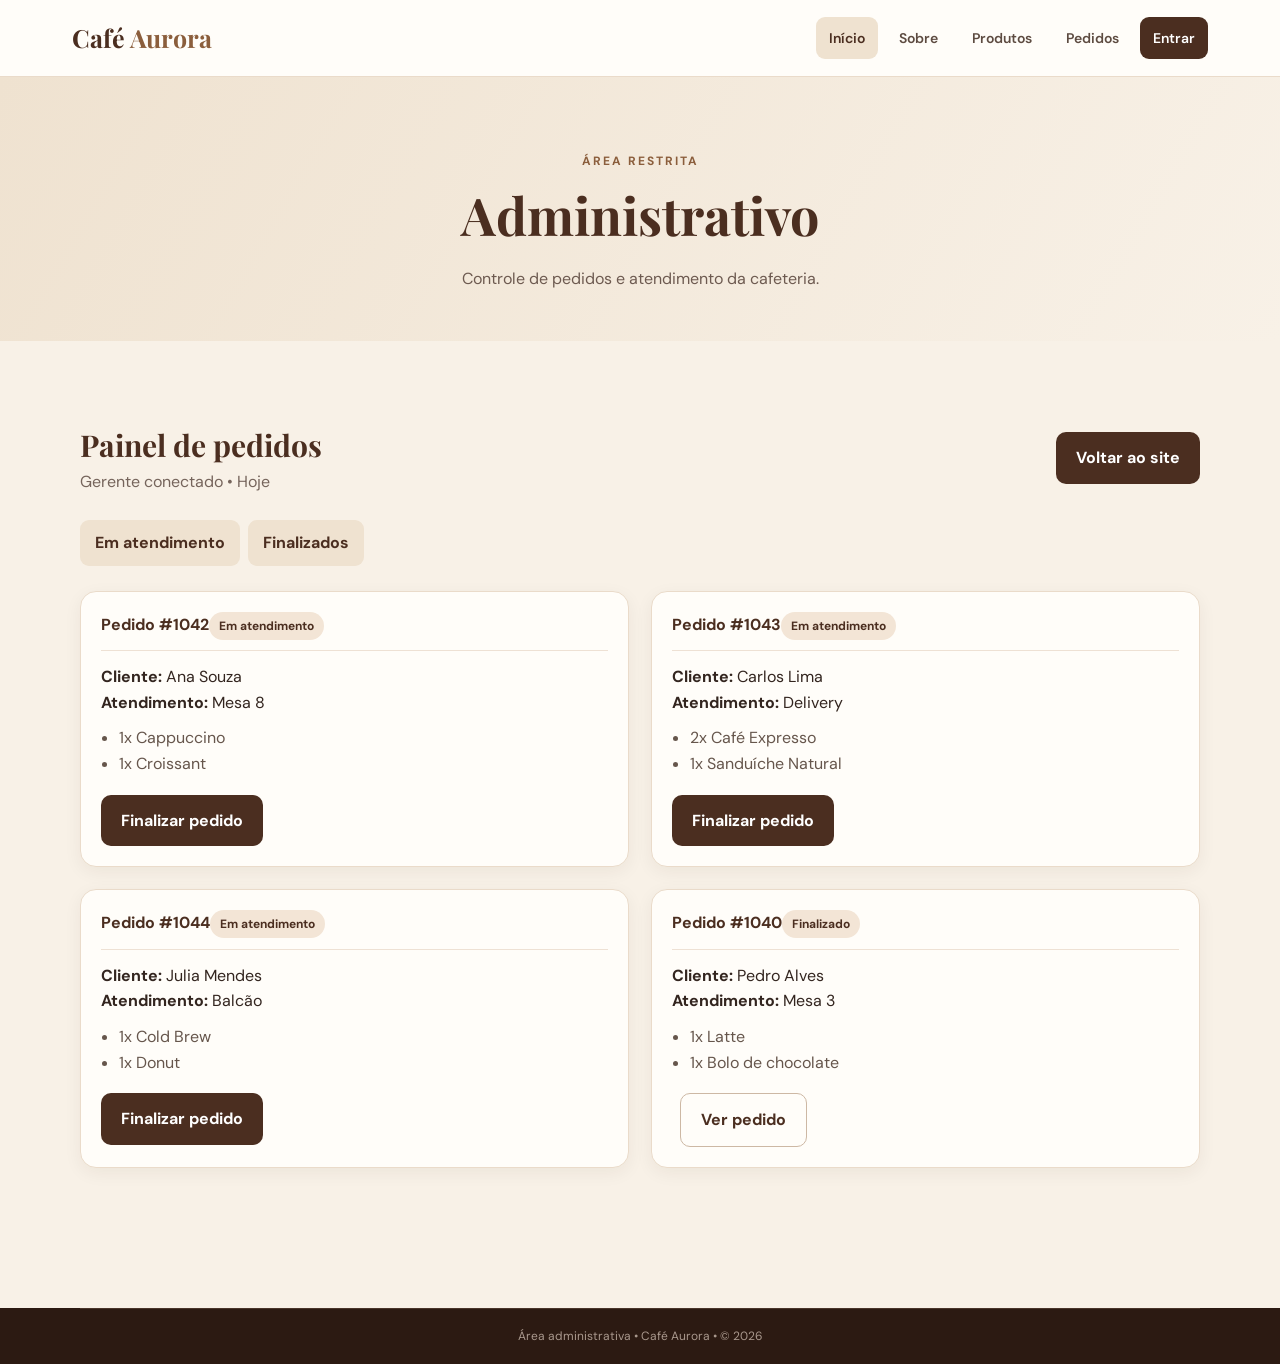
<file: src/main/resources/templates/administrativo.html>
<!DOCTYPE html>
<html lang="pt-BR">

<head>
    <meta charset="UTF-8">
    <meta name="viewport" content="width=device-width, initial-scale=1.0">
    <title>Café Aurora | Administrativo</title>
    <link rel="stylesheet" href="../static/css/style.css">
</head>

<body>
    <header>
        <nav class="navbar"><a class="logo" href="index.html">Café <span>Aurora</span></a>
            <div class="menu"><a class="ativo" href="index.html">Início</a><a href="sobre.html">Sobre</a><a
                    href="produtos.html">Produtos</a><a href="pedidos.html">Pedidos</a><a class="login-link"
                    href="login.html">Entrar</a></div>
        </nav>
    </header>
    <section class="page-title">
        <div class="container"><span class="section-tag">Área restrita</span>
            <h1>Administrativo</h1>
            <p>Controle de pedidos e atendimento da cafeteria.</p>
        </div>
    </section>
    <main class="section">
        <div class="container">
            <div class="admin-top">
                <div>
                    <h2 style="font-family:'Playfair Display',serif;color:var(--marrom);font-size:30px">Painel de
                        pedidos</h2>
                    <p style="color:#75645b">Gerente conectado • Hoje</p>
                </div><a class="btn" href="index.html">Voltar ao site</a>
            </div>
            <div class="admin-tabs"><a href="#atendimento">Em atendimento</a><a href="#finalizados">Finalizados</a>
            </div>
            <div class="admin-grid" id="atendimento">
                <article class="admin-order">
                    <header><strong>Pedido #1042</strong><span class="status">Em atendimento</span></header>
                    <p><strong>Cliente:</strong> Ana Souza</p>
                    <p><strong>Atendimento:</strong> Mesa 8</p>
                    <ul>
                        <li>1x Cappuccino</li>
                        <li>1x Croissant</li>
                    </ul><a class="btn" href="#">Finalizar pedido</a>
                </article>
                <article class="admin-order">
                    <header><strong>Pedido #1043</strong><span class="status">Em atendimento</span></header>
                    <p><strong>Cliente:</strong> Carlos Lima</p>
                    <p><strong>Atendimento:</strong> Delivery</p>
                    <ul>
                        <li>2x Café Expresso</li>
                        <li>1x Sanduíche Natural</li>
                    </ul><a class="btn" href="#">Finalizar pedido</a>
                </article>
                <article class="admin-order">
                    <header><strong>Pedido #1044</strong><span class="status">Em atendimento</span></header>
                    <p><strong>Cliente:</strong> Julia Mendes</p>
                    <p><strong>Atendimento:</strong> Balcão</p>
                    <ul>
                        <li>1x Cold Brew</li>
                        <li>1x Donut</li>
                    </ul><a class="btn" href="#">Finalizar pedido</a>
                </article>
                <article class="admin-order" id="finalizados">
                    <header><strong>Pedido #1040</strong><span class="status">Finalizado</span></header>
                    <p><strong>Cliente:</strong> Pedro Alves</p>
                    <p><strong>Atendimento:</strong> Mesa 3</p>
                    <ul>
                        <li>1x Latte</li>
                        <li>1x Bolo de chocolate</li>
                    </ul><a class="btn btn-sec" href="#">Ver pedido</a>
                </article>
            </div>
        </div>
    </main>
    <footer>
        <div class="copyright">Área administrativa • Café Aurora • © 2026</div>
    </footer>
</body>

</html>
</file>
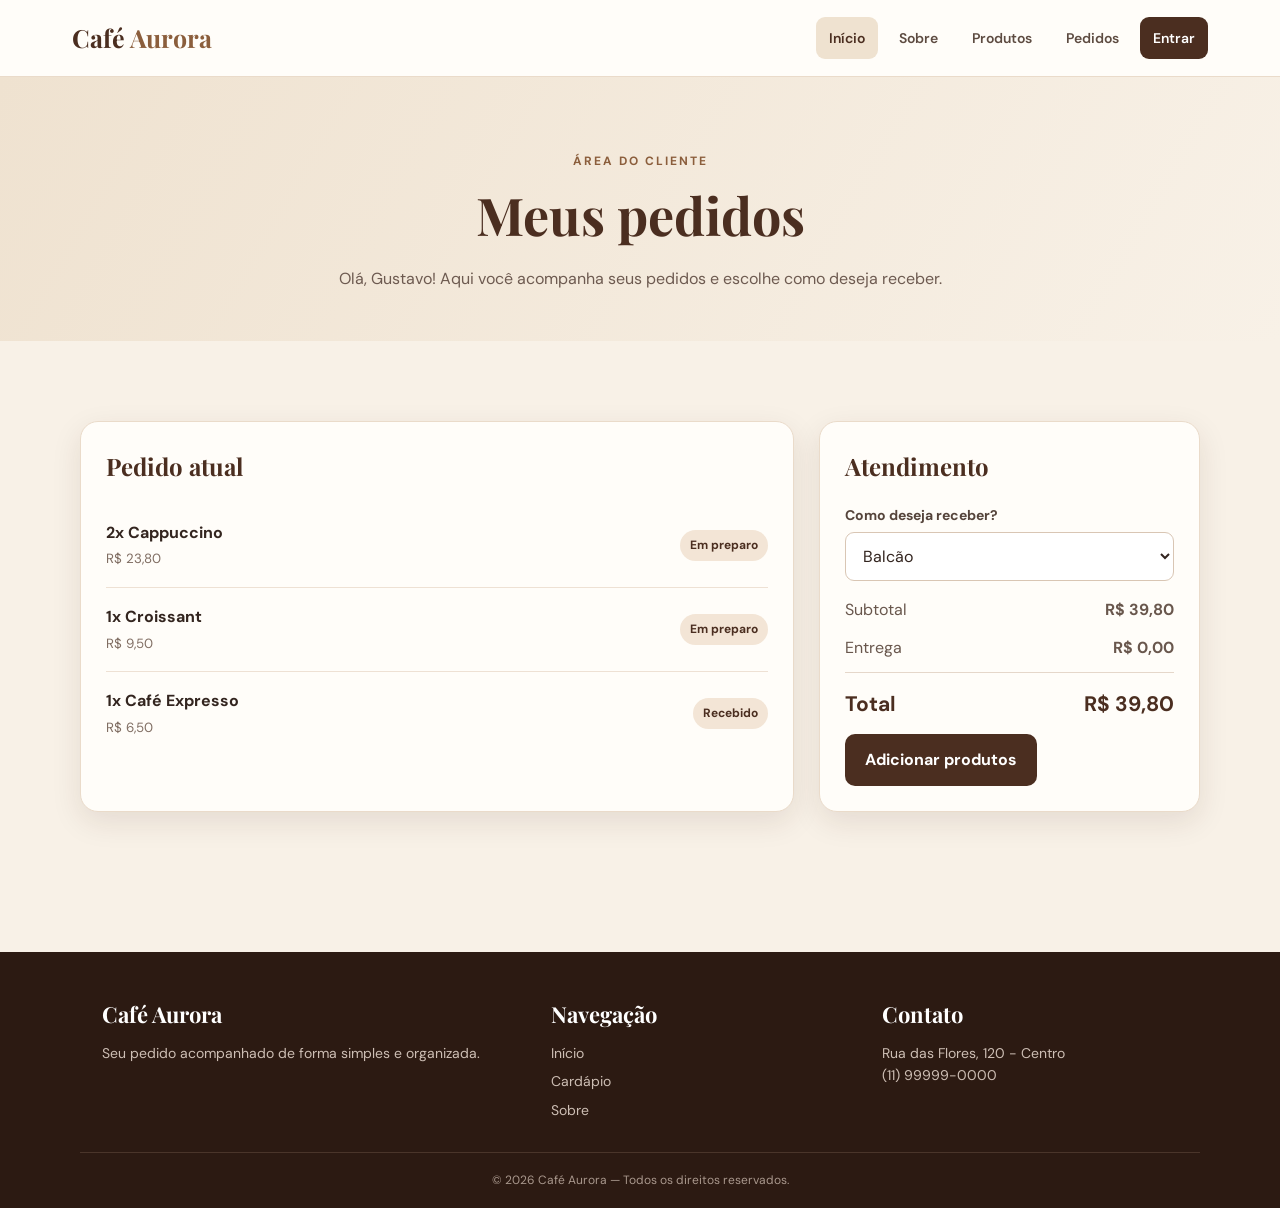
<file: src/main/resources/templates/pedidos.html>
<!DOCTYPE html>
<html lang="pt-BR">

<head>
    <meta charset="UTF-8">
    <meta name="viewport" content="width=device-width, initial-scale=1.0">
    <title>Café Aurora | Meus pedidos</title>
    <link rel="stylesheet" href="../static/css/style.css">
</head>

<body>
    <header>
        <nav class="navbar"><a class="logo" href="index.html">Café <span>Aurora</span></a>
            <div class="menu"><a class="ativo" href="index.html">Início</a><a href="sobre.html">Sobre</a><a
                    href="produtos.html">Produtos</a><a href="pedidos.html">Pedidos</a><a class="login-link"
                    href="login.html">Entrar</a></div>
        </nav>
    </header>
    <section class="page-title">
        <div class="container"><span class="section-tag">Área do cliente</span>
            <h1>Meus pedidos</h1>
            <p>Olá, Gustavo! Aqui você acompanha seus pedidos e escolhe como deseja receber.</p>
        </div>
    </section>
    <main class="section">
        <div class="container">
            <div class="order-layout">
                <section class="panel">
                    <h2>Pedido atual</h2>
                    <div class="order-item">
                        <div><strong>2x Cappuccino</strong><br><small>R$ 23,80</small></div><span class="status">Em
                            preparo</span>
                    </div>
                    <div class="order-item">
                        <div><strong>1x Croissant</strong><br><small>R$ 9,50</small></div><span class="status">Em
                            preparo</span>
                    </div>
                    <div class="order-item">
                        <div><strong>1x Café Expresso</strong><br><small>R$ 6,50</small></div><span
                            class="status">Recebido</span>
                    </div>
                </section>
                <aside class="panel">
                    <h2>Atendimento</h2>
                    <div class="form-group"><label for="tipo">Como deseja receber?</label><select id="tipo">
                            <option>Balcão</option>
                            <option>Mesa 1</option>
                            <option>Mesa 2</option>
                            <option>Mesa 3</option>
                            <option>Entrega</option>
                        </select></div>
                    <div class="summary-line"><span>Subtotal</span><strong>R$ 39,80</strong></div>
                    <div class="summary-line"><span>Entrega</span><strong>R$ 0,00</strong></div>
                    <div class="summary-line total"><span>Total</span><strong>R$ 39,80</strong></div><a class="btn"
                        href="produtos.html">Adicionar produtos</a>
                </aside>
            </div>
        </div>
    </main>
    <footer>
        <div class="footer-content">
            <div>
                <h3>Café Aurora</h3>
                <p>Seu pedido acompanhado de forma simples e organizada.</p>
            </div>
            <div>
                <h3>Navegação</h3><a href="index.html">Início</a><a href="produtos.html">Cardápio</a><a
                    href="sobre.html">Sobre</a>
            </div>
            <div>
                <h3>Contato</h3>
                <p>Rua das Flores, 120 - Centro</p>
                <p>(11) 99999-0000</p>
            </div>
        </div>
        <div class="copyright">© 2026 Café Aurora — Todos os direitos reservados.</div>
    </footer>
</body>

</html>
</file>
<file: src/main/resources/static/css/style.css>
@import url('https://fonts.googleapis.com/css2?family=DM+Sans:wght@400;500;600;700&family=Playfair+Display:wght@600;700&display=swap');
/*!-- exemplo */

:root {
    --marrom: #4b2e20;
    --marrom-escuro: #2c1a12;
    --cafe: #8b5e3c;
    --creme: #f8f1e7;
    --bege: #efe2d0;
    --branco: #fffdf9;
    --texto: #33251f;
    --verde: #66785f;
    --sombra: 0 10px 30px rgba(54, 34, 22, .10);
}

* {
    margin: 0;
    padding: 0;
    box-sizing: border-box
}

html {
    scroll-behavior: smooth
}

body {
    font-family: 'DM Sans', Arial, sans-serif;
    background: var(--creme);
    color: var(--texto);
    line-height: 1.6
}

a {
    text-decoration: none;
    color: inherit
}

img {
    max-width: 100%;
    display: block
}

button, input, select {
    font: inherit
}

header {
    background: var(--branco);
    border-bottom: 1px solid #eadbca;
    position: sticky;
    top: 0;
    z-index: 10
}

.navbar {
    max-width: 1180px;
    margin: auto;
    min-height: 76px;
    padding: 12px 22px;
    display: flex;
    align-items: center;
    justify-content: space-between;
    gap: 25px
}

.logo {
    font-family: 'Playfair Display', serif;
    font-size: 25px;
    font-weight: 700;
    color: var(--marrom)
}

.logo span {
    color: var(--cafe)
}

.menu {
    display: flex;
    align-items: center;
    gap: 8px;
    flex-wrap: wrap;
    justify-content: center
}

.menu a {
    padding: 10px 13px;
    border-radius: 9px;
    font-weight: 600;
    font-size: 14px;
    color: #5d4b41;
    transition: .2s
}

.menu a:hover, .menu a.ativo {
    background: var(--bege);
    color: var(--marrom)
}

.login-link {
    background: var(--marrom) !important;
    color: white !important
}

.container {
    width: min(1120px, 92%);
    margin: auto
}

.hero {
    min-height: calc(100vh - 76px);
    display: grid;
    grid-template-columns:1.05fr .95fr;
    align-items: center;
    gap: 45px;
    padding: 65px 0
}

.hero-text small, .section-tag {
    color: var(--cafe);
    font-weight: 700;
    text-transform: uppercase;
    letter-spacing: 2px;
    font-size: 12px
}

.hero h1 {
    font-family: 'Playfair Display', serif;
    font-size: clamp(44px, 6vw, 74px);
    line-height: 1.02;
    margin: 14px 0 22px;
    color: var(--marrom-escuro)
}

.hero p {
    max-width: 550px;
    color: #69584f;
    font-size: 17px;
    margin-bottom: 28px
}

.hero-img {
    height: 570px;
    border-radius: 28px;
    overflow: hidden;
    box-shadow: var(--sombra);
    position: relative
}

.hero-img img {
    width: 100%;
    height: 100%;
    object-fit: cover
}

.hero-img::after {
    content: '';
    position: absolute;
    inset: 0;
    background: linear-gradient(180deg, transparent 55%, rgba(32, 18, 10, .35))
}

.btn {
    display: inline-block;
    border: 0;
    border-radius: 10px;
    padding: 13px 20px;
    background: var(--marrom);
    color: #fff;
    font-weight: 700;
    cursor: pointer;
    transition: .2s
}

.btn:hover {
    background: var(--marrom-escuro);
    transform: translateY(-1px)
}

.btn-sec {
    background: transparent;
    color: var(--marrom);
    border: 1px solid #cdb8a4;
    margin-left: 8px
}

.btn-sec:hover {
    background: var(--bege);
    color: var(--marrom)
}

.section {
    padding: 80px 0
}

.section-head {
    text-align: center;
    margin-bottom: 38px
}

.section-head h2 {
    font-family: 'Playfair Display', serif;
    font-size: 40px;
    color: var(--marrom);
    margin: 8px 0 10px
}

.section-head p {
    max-width: 650px;
    margin: auto;
    color: #715f55
}

.cards {
    display: grid;
    grid-template-columns:repeat(3, 1fr);
    gap: 22px
}

.card {
    background: var(--branco);
    border: 1px solid #eadbca;
    border-radius: 18px;
    overflow: hidden;
    box-shadow: var(--sombra)
}

.card-img {
    height: 220px;
    object-fit: cover;
    width: 100%
}

.card-body {
    padding: 20px
}

.card-body h3 {
    font-family: 'Playfair Display', serif;
    color: var(--marrom);
    font-size: 23px;
    margin-bottom: 7px
}

.card-body p {
    color: #74645b;
    font-size: 14px;
    margin-bottom: 15px
}

.price {
    font-size: 20px;
    font-weight: 700;
    color: var(--marrom)
}

.card-footer {
    display: flex;
    align-items: center;
    justify-content: space-between;
    gap: 10px
}

.banner {
    background: var(--marrom);
    color: white;
    border-radius: 25px;
    padding: 45px;
    display: flex;
    justify-content: space-between;
    align-items: center;
    gap: 25px
}

.banner h2 {
    font-family: 'Playfair Display', serif;
    font-size: 36px
}

.banner p {
    color: #e8d9cc;
    margin-top: 8px
}

.banner .btn {
    background: #f2dfc8;
    color: var(--marrom)
}

.page-title {
    padding: 70px 0 50px;
    background: linear-gradient(120deg, var(--bege), var(--creme));
    text-align: center
}

.page-title h1 {
    font-family: 'Playfair Display', serif;
    font-size: 52px;
    color: var(--marrom)
}

.page-title p {
    max-width: 650px;
    margin: 10px auto 0;
    color: #6d5a50
}

.about-grid {
    display: grid;
    grid-template-columns:1fr 1fr;
    gap: 45px;
    align-items: center
}

.about-image {
    height: 470px;
    border-radius: 22px;
    object-fit: cover;
    box-shadow: var(--sombra)
}

.about-text h2 {
    font-family: 'Playfair Display', serif;
    color: var(--marrom);
    font-size: 36px;
    margin: 10px 0 15px
}

.about-text p {
    color: #68574d;
    margin-bottom: 15px
}

.info-list {
    display: grid;
    grid-template-columns:repeat(2, 1fr);
    gap: 15px;
    margin-top: 25px
}

.info-box {
    background: var(--branco);
    border: 1px solid #eadbca;
    padding: 18px;
    border-radius: 13px
}

.info-box strong {
    display: block;
    color: var(--marrom);
    margin-bottom: 4px
}

.menu-filtros {
    display: flex;
    justify-content: center;
    gap: 10px;
    flex-wrap: wrap;
    margin-bottom: 35px
}

.filtro {
    border: 1px solid #d8c3af;
    background: transparent;
    padding: 9px 15px;
    border-radius: 30px;
    color: var(--marrom);
    font-weight: 600
}

.filtro:hover {
    background: var(--bege)
}

.produtos-grid {
    display: grid;
    grid-template-columns:repeat(3, 1fr);
    gap: 22px
}

.produto img {
    height: 205px;
    object-fit: cover
}

.badge {
    display: inline-block;
    background: #e7eee1;
    color: #4f6449;
    padding: 5px 9px;
    border-radius: 20px;
    font-size: 11px;
    font-weight: 700;
    margin-bottom: 10px
}

.form-page {
    min-height: calc(100vh - 76px);
    display: grid;
    place-items: center;
    padding: 55px 15px
}

.form-card {
    width: min(470px, 100%);
    background: var(--branco);
    padding: 35px;
    border: 1px solid #eadbca;
    border-radius: 20px;
    box-shadow: var(--sombra)
}

.form-card h1 {
    font-family: 'Playfair Display', serif;
    color: var(--marrom);
    font-size: 34px;
    margin-bottom: 5px
}

.form-card > p {
    color: #76655b;
    margin-bottom: 25px
}

.form-group {
    margin-bottom: 16px
}

.form-group label {
    display: block;
    font-size: 14px;
    font-weight: 700;
    margin-bottom: 6px;
    color: #55443b
}

.form-group input, .form-group select {
    width: 100%;
    padding: 12px 13px;
    border: 1px solid #d9c6b4;
    border-radius: 9px;
    background: #fff;
    color: var(--texto);
    outline: none
}

.form-group input:focus, .form-group select:focus {
    border-color: var(--cafe);
    box-shadow: 0 0 0 3px rgba(139, 94, 60, .10)
}

.form-card .btn {
    width: 100%;
    margin-top: 4px
}

.form-help {
    text-align: center;
    margin-top: 18px;
    font-size: 13px;
    color: #75645b
}

.form-help a {
    color: var(--cafe);
    font-weight: 700
}

.order-layout {
    display: grid;
    grid-template-columns:1.5fr .8fr;
    gap: 25px
}

.panel {
    background: var(--branco);
    border: 1px solid #eadbca;
    border-radius: 18px;
    padding: 25px;
    box-shadow: var(--sombra)
}

.panel h2 {
    font-family: 'Playfair Display', serif;
    color: var(--marrom);
    margin-bottom: 18px
}

.order-item {
    display: flex;
    align-items: center;
    justify-content: space-between;
    border-bottom: 1px solid #eee1d4;
    padding: 16px 0;
    gap: 15px
}

.order-item:last-child {
    border-bottom: 0
}

.order-item small {
    color: #806e63
}

.status {
    font-size: 12px;
    background: #f3e5d6;
    color: var(--marrom);
    padding: 6px 10px;
    border-radius: 20px;
    font-weight: 700
}

.summary-line {
    display: flex;
    justify-content: space-between;
    margin: 12px 0;
    color: #69574d
}

.total {
    border-top: 1px solid #e5d7ca;
    padding-top: 15px;
    font-size: 21px;
    font-weight: 700;
    color: var(--marrom)
}

.admin-top {
    display: flex;
    align-items: center;
    justify-content: space-between;
    gap: 20px;
    margin-bottom: 25px
}

.admin-tabs {
    display: flex;
    gap: 8px;
    margin-bottom: 25px
}

.admin-tabs a {
    padding: 10px 15px;
    border-radius: 9px;
    background: var(--bege);
    font-weight: 700;
    color: var(--marrom)
}

.admin-grid {
    display: grid;
    grid-template-columns:repeat(2, 1fr);
    gap: 22px
}

.admin-order {
    background: var(--branco);
    border: 1px solid #eadbca;
    border-radius: 16px;
    padding: 20px;
    box-shadow: 0 5px 18px rgba(54, 34, 22, .06)
}

.admin-order header {
    position: static;
    border: 0;
    background: none;
    min-height: auto;
    padding: 0 0 13px;
    margin-bottom: 13px;
    border-bottom: 1px solid #eee1d4
}

.admin-order header strong {
    color: var(--marrom)
}

.admin-order ul {
    padding-left: 18px;
    color: #66564c;
    margin: 10px 0 18px
}

footer {
    background: var(--marrom-escuro);
    color: #eaded4;
    margin-top: 60px
}

.footer-content {
    max-width: 1120px;
    margin: auto;
    padding: 45px 22px 25px;
    display: grid;
    grid-template-columns:1.4fr 1fr 1fr;
    gap: 35px
}

footer h3 {
    font-family: 'Playfair Display', serif;
    color: white;
    margin-bottom: 10px;
    font-size: 22px
}

footer p, footer a {
    color: #cdbeb4;
    font-size: 14px
}

footer a {
    display: block;
    margin: 6px 0
}

footer a:hover {
    color: white
}

.copyright {
    max-width: 1120px;
    margin: auto;
    border-top: 1px solid #4a352a;
    padding: 18px 22px;
    text-align: center;
    color: #a9988d;
    font-size: 12px
}

@media (max-width: 850px) {
    .navbar {
        flex-direction: column;
        padding: 15px
    }

    .menu {
        gap: 2px
    }

    .menu a {
        padding: 8px 9px
    }

    .hero, .about-grid, .order-layout {
        grid-template-columns:1fr
    }

    .hero {
        padding: 45px 0
    }

    .hero-img {
        height: 390px
    }

    .cards, .produtos-grid {
        grid-template-columns:repeat(2, 1fr)
    }

    .admin-grid {
        grid-template-columns:1fr
    }

    .footer-content {
        grid-template-columns:1fr 1fr
    }
}

@media (max-width: 560px) {
    .hero h1 {
        font-size: 44px
    }

    .page-title h1 {
        font-size: 40px
    }

    .section {
        padding: 55px 0
    }

    .cards, .produtos-grid, .info-list {
        grid-template-columns:1fr
    }

    .hero-img {
        height: 320px
    }

    .banner {
        padding: 30px;
        display: block
    }

    .banner .btn {
        margin-top: 18px
    }

    .btn-sec {
        margin: 8px 0 0;
        display: block;
        text-align: center
    }

    .footer-content {
        grid-template-columns:1fr
    }

    .admin-top {
        align-items: flex-start;
        flex-direction: column
    }
}
</file>
